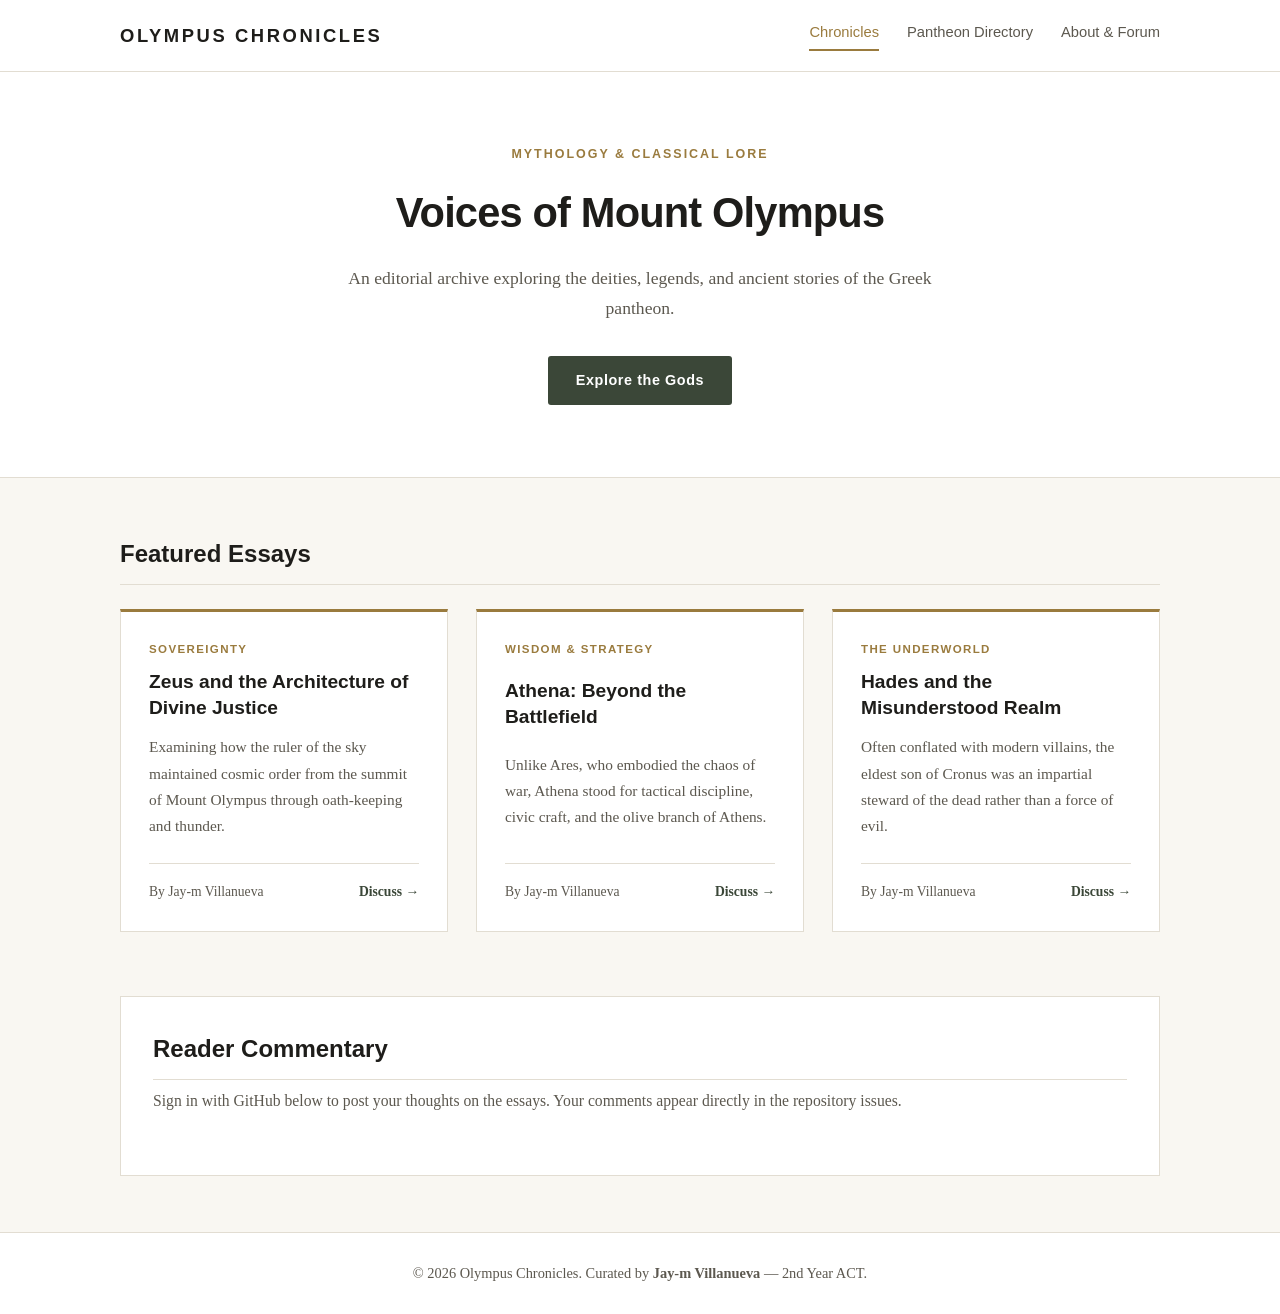
<file: index.html>
<!DOCTYPE html>
<html lang="en">
<head>
    <meta charset="UTF-8">
    <meta name="viewport" content="width=device-width, initial-scale=1.0">
    <title>Olympus Chronicles | Home</title>
    <link rel="stylesheet" href="style.css">
</head>
<body>
    <header class="site-header">
        <div class="container header-inner">
            <a href="index.html" class="brand">OLYMPUS CHRONICLES</a>
            <nav class="main-nav">
                <a href="index.html" class="active">Chronicles</a>
                <a href="pantheon.html">Pantheon Directory</a>
                <a href="about.html">About & Forum</a>
            </nav>
        </div>
    </header>

    <section class="hero">
        <div class="container">
            <p class="subtitle">MYTHOLOGY & CLASSICAL LORE</p>
            <h1>Voices of Mount Olympus</h1>
            <p class="hero-desc">An editorial archive exploring the deities, legends, and ancient stories of the Greek pantheon.</p>
            <a href="pantheon.html" class="btn-primary">Explore the Gods</a>
        </div>
    </section>

    <main class="container main-content">
        <h2 class="section-heading">Featured Essays</h2>
        <div class="blog-grid">
            <article class="blog-card">
                <span class="tag">SOVEREIGNTY</span>
                <h3>Zeus and the Architecture of Divine Justice</h3>
                <p>Examining how the ruler of the sky maintained cosmic order from the summit of Mount Olympus through oath-keeping and thunder.</p>
                <div class="card-footer">
                    <span>By Jay-m Villanueva</span>
                    <a href="#discussion" class="read-link">Discuss &rarr;</a>
                </div>
            </article>

            <article class="blog-card">
                <span class="tag">WISDOM & STRATEGY</span>
                <h3>Athena: Beyond the Battlefield</h3>
                <p>Unlike Ares, who embodied the chaos of war, Athena stood for tactical discipline, civic craft, and the olive branch of Athens.</p>
                <div class="card-footer">
                    <span>By Jay-m Villanueva</span>
                    <a href="#discussion" class="read-link">Discuss &rarr;</a>
                </div>
            </article>

            <article class="blog-card">
                <span class="tag">THE UNDERWORLD</span>
                <h3>Hades and the Misunderstood Realm</h3>
                <p>Often conflated with modern villains, the eldest son of Cronus was an impartial steward of the dead rather than a force of evil.</p>
                <div class="card-footer">
                    <span>By Jay-m Villanueva</span>
                    <a href="#discussion" class="read-link">Discuss &rarr;</a>
                </div>
            </article>
        </div>

        <section id="discussion" class="comment-section">
            <h2 class="section-heading">Reader Commentary</h2>
            <p class="section-sub">Sign in with GitHub below to post your thoughts on the essays. Your comments appear directly in the repository issues.</p>
            <div id="utterances-container"></div>
        </section>
    </main>

    <footer class="site-footer">
        <div class="container footer-inner">
            <p>&copy; 2026 Olympus Chronicles. Curated by <strong>Jay-m Villanueva</strong> &mdash; 2nd Year ACT.</p>
        </div>
    </footer>

    <script src="script.js"></script>
</body>
</html>
</file>
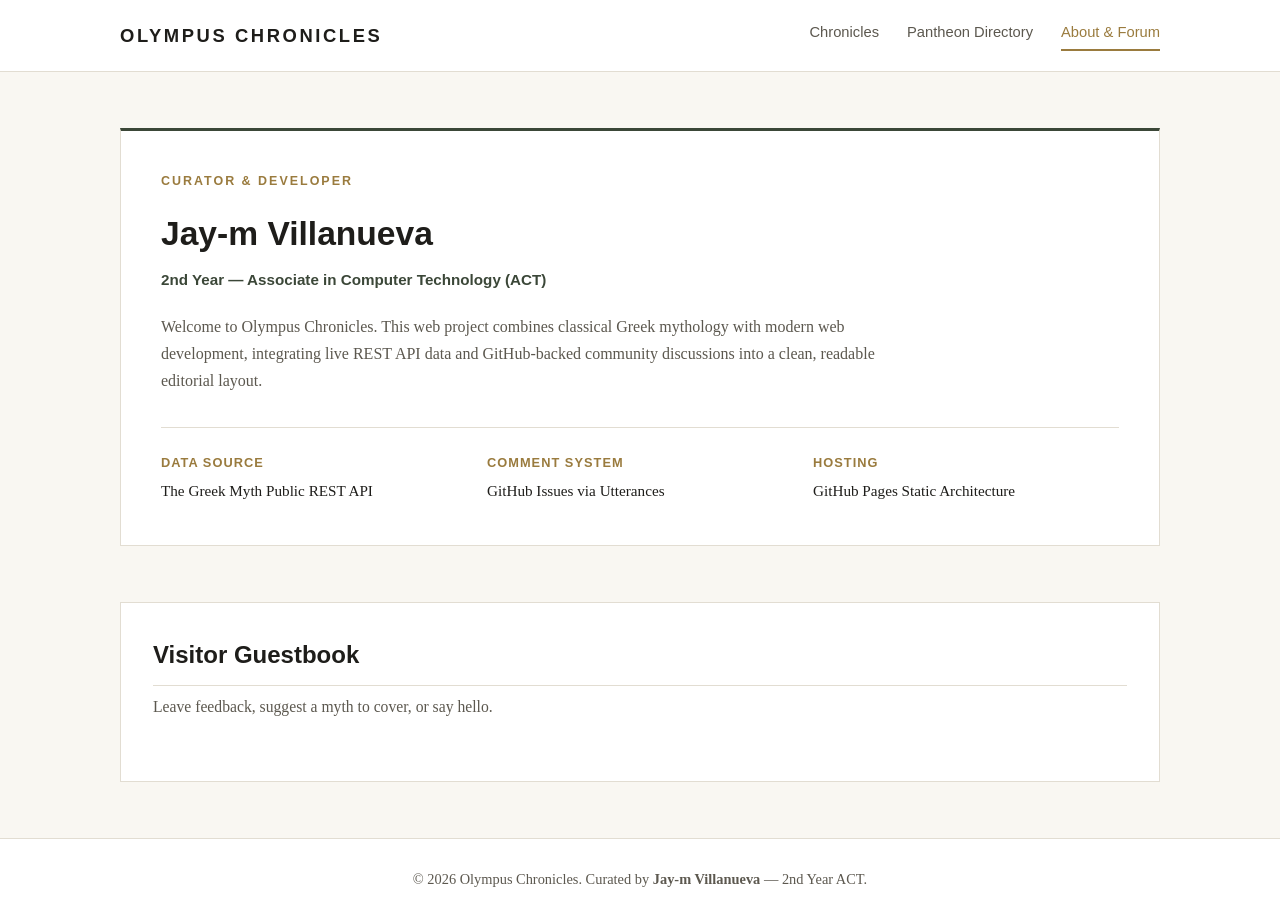
<file: about.html>
<!DOCTYPE html>
<html lang="en">
<head>
    <meta charset="UTF-8">
    <meta name="viewport" content="width=device-width, initial-scale=1.0">
    <title>Olympus Chronicles | About & Forum</title>
    <link rel="stylesheet" href="style.css">
</head>
<body>
    <header class="site-header">
        <div class="container header-inner">
            <a href="index.html" class="brand">OLYMPUS CHRONICLES</a>
            <nav class="main-nav">
                <a href="index.html">Chronicles</a>
                <a href="pantheon.html">Pantheon Directory</a>
                <a href="about.html" class="active">About & Forum</a>
            </nav>
        </div>
    </header>

    <main class="container main-content">
        <section class="about-card">
            <p class="subtitle">CURATOR & DEVELOPER</p>
            <h1>Jay-m Villanueva</h1>
            <p class="academic-badge">2nd Year &mdash; Associate in Computer Technology (ACT)</p>
            <p class="about-text">
                Welcome to Olympus Chronicles. This web project combines classical Greek mythology with modern web development, integrating live REST API data and GitHub-backed community discussions into a clean, readable editorial layout.
            </p>
            <div class="meta-grid">
                <div class="meta-item">
                    <strong>Data Source</strong>
                    <span>The Greek Myth Public REST API</span>
                </div>
                <div class="meta-item">
                    <strong>Comment System</strong>
                    <span>GitHub Issues via Utterances</span>
                </div>
                <div class="meta-item">
                    <strong>Hosting</strong>
                    <span>GitHub Pages Static Architecture</span>
                </div>
            </div>
        </section>

        <section class="comment-section">
            <h2 class="section-heading">Visitor Guestbook</h2>
            <p class="section-sub">Leave feedback, suggest a myth to cover, or say hello.</p>
            <div id="utterances-container"></div>
        </section>
    </main>

    <footer class="site-footer">
        <div class="container footer-inner">
            <p>&copy; 2026 Olympus Chronicles. Curated by <strong>Jay-m Villanueva</strong> &mdash; 2nd Year ACT.</p>
        </div>
    </footer>

    <script src="script.js"></script>
</body>
</html>
</file>
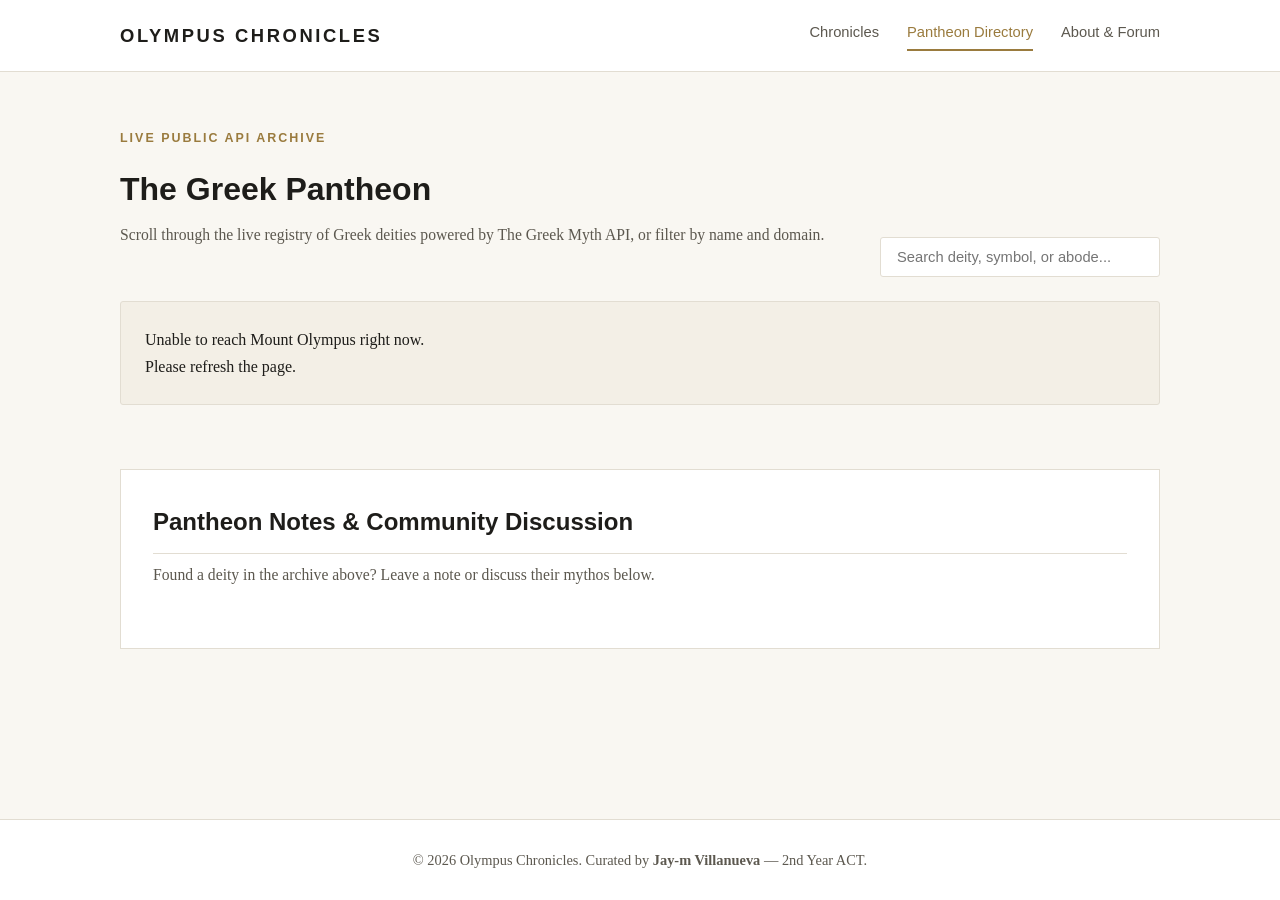
<file: pantheon.html>
<!DOCTYPE html>
<html lang="en">
<head>
    <meta charset="UTF-8">
    <meta name="viewport" content="width=device-width, initial-scale=1.0">
    <title>Olympus Chronicles | Pantheon Directory</title>
    <link rel="stylesheet" href="style.css">
</head>
<body>
    <header class="site-header">
        <div class="container header-inner">
            <a href="index.html" class="brand">OLYMPUS CHRONICLES</a>
            <nav class="main-nav">
                <a href="index.html">Chronicles</a>
                <a href="pantheon.html" class="active">Pantheon Directory</a>
                <a href="about.html">About & Forum</a>
            </nav>
        </div>
    </header>

    <main class="container main-content">
        <div class="directory-header">
            <div>
                <p class="subtitle">LIVE PUBLIC API ARCHIVE</p>
                <h1>The Greek Pantheon</h1>
                <p class="section-sub">Scroll through the live registry of Greek deities powered by The Greek Myth API, or filter by name and domain.</p>
            </div>
            <div class="search-box">
                <input type="text" id="godSearch" placeholder="Search deity, symbol, or abode...">
            </div>
        </div>

        <div class="pantheon-scroll-wrapper">
            <div id="godsGrid" class="gods-grid">
                <p class="loading-text">Summoning records from Mount Olympus...</p>
            </div>
        </div>

        <section id="pantheon-comments" class="comment-section">
            <h2 class="section-heading">Pantheon Notes & Community Discussion</h2>
            <p class="section-sub">Found a deity in the archive above? Leave a note or discuss their mythos below.</p>
            <div id="utterances-container"></div>
        </section>
    </main>

    <footer class="site-footer">
        <div class="container footer-inner">
            <p>&copy; 2026 Olympus Chronicles. Curated by <strong>Jay-m Villanueva</strong> &mdash; 2nd Year ACT.</p>
        </div>
    </footer>

    <script src="script.js"></script>
</body>
</html>
</file>
<file: style.css>
:root {
    --bg-marble: #f9f7f2;
    --bg-card: #ffffff;
    --text-ink: #1e1d1a;
    --text-muted: #5c584f;
    --accent-gold: #9a7b3e;
    --accent-olive: #3b4738;
    --border-stone: #e2ddd2;
}

* {
    box-sizing: border-box;
    margin: 0;
    padding: 0;
}

body {
    background-color: var(--bg-marble);
    color: var(--text-ink);
    font-family: Georgia, "Times New Roman", serif;
    line-height: 1.7;
    display: flex;
    flex-direction: column;
    min-height: 100vh;
}

h1, h2, h3, .brand, .subtitle, .tag, .main-nav a, .btn-primary, input {
    font-family: -apple-system, BlinkMacSystemFont, "Segoe UI", Roboto, Helvetica, Arial, sans-serif;
}

.container {
    width: 90%;
    max-width: 1040px;
    margin: 0 auto;
}

.site-header {
    background-color: var(--bg-card);
    border-bottom: 1px solid var(--border-stone);
    padding: 1.25rem 0;
    position: sticky;
    top: 0;
    z-index: 10;
}

.header-inner {
    display: flex;
    justify-content: space-between;
    align-items: center;
    flex-wrap: wrap;
    gap: 1rem;
}

.brand {
    font-size: 1.15rem;
    font-weight: 700;
    letter-spacing: 0.14em;
    color: var(--text-ink);
    text-decoration: none;
}

.main-nav {
    display: flex;
    gap: 1.75rem;
}

.main-nav a {
    text-decoration: none;
    color: var(--text-muted);
    font-size: 0.92rem;
    font-weight: 500;
    padding-bottom: 0.25rem;
    border-bottom: 2px solid transparent;
    transition: color 0.2s, border-color 0.2s;
}

.main-nav a:hover,
.main-nav a.active {
    color: var(--accent-gold);
    border-bottom-color: var(--accent-gold);
}

.hero {
    background-color: var(--bg-card);
    border-bottom: 1px solid var(--border-stone);
    padding: 4.5rem 0;
    text-align: center;
}

.subtitle {
    font-size: 0.78rem;
    font-weight: 700;
    letter-spacing: 0.16em;
    color: var(--accent-gold);
    margin-bottom: 0.75rem;
}

.hero h1 {
    font-size: 2.6rem;
    font-weight: 700;
    letter-spacing: -0.02em;
    margin-bottom: 1rem;
}

.hero-desc {
    max-width: 600px;
    margin: 0 auto 2rem;
    color: var(--text-muted);
    font-size: 1.1rem;
}

.btn-primary {
    display: inline-block;
    background-color: var(--accent-olive);
    color: #ffffff;
    text-decoration: none;
    padding: 0.75rem 1.75rem;
    font-size: 0.9rem;
    font-weight: 600;
    letter-spacing: 0.04em;
    border-radius: 3px;
    transition: background-color 0.2s;
}

.btn-primary:hover {
    background-color: var(--accent-gold);
}

.main-content {
    flex: 1;
    padding: 3.5rem 0;
}

.section-heading {
    font-size: 1.5rem;
    font-weight: 700;
    margin-bottom: 0.5rem;
    padding-bottom: 0.6rem;
    border-bottom: 1px solid var(--border-stone);
}

.section-sub {
    color: var(--text-muted);
    font-size: 0.98rem;
    margin-bottom: 1.75rem;
}

.blog-grid {
    display: grid;
    grid-template-columns: repeat(auto-fit, minmax(290px, 1fr));
    gap: 1.75rem;
    margin-top: 1.5rem;
    margin-bottom: 4rem;
}

.blog-card {
    background-color: var(--bg-card);
    border: 1px solid var(--border-stone);
    border-top: 3px solid var(--accent-gold);
    padding: 1.75rem;
    display: flex;
    flex-direction: column;
    justify-content: space-between;
}

.tag {
    font-size: 0.72rem;
    font-weight: 700;
    letter-spacing: 0.12em;
    color: var(--accent-gold);
    margin-bottom: 0.6rem;
    display: block;
}

.blog-card h3 {
    font-size: 1.2rem;
    line-height: 1.35;
    margin-bottom: 0.85rem;
}

.blog-card p {
    color: var(--text-muted);
    font-size: 0.96rem;
    margin-bottom: 1.5rem;
}

.card-footer {
    display: flex;
    justify-content: space-between;
    align-items: center;
    padding-top: 1rem;
    border-top: 1px solid var(--border-stone);
    font-size: 0.85rem;
    color: var(--text-muted);
}

.read-link {
    color: var(--accent-olive);
    font-weight: 600;
    text-decoration: none;
}

.read-link:hover {
    color: var(--accent-gold);
}

.directory-header {
    display: flex;
    justify-content: space-between;
    align-items: flex-end;
    flex-wrap: wrap;
    gap: 1.5rem;
    margin-bottom: 1.5rem;
}

.directory-header h1 {
    font-size: 2rem;
    margin-bottom: 0.4rem;
}

.search-box input {
    padding: 0.7rem 1rem;
    width: 280px;
    border: 1px solid var(--border-stone);
    background-color: var(--bg-card);
    font-size: 0.92rem;
    color: var(--text-ink);
    border-radius: 3px;
}

.search-box input:focus {
    outline: none;
    border-color: var(--accent-gold);
}

.pantheon-scroll-wrapper {
    max-height: 560px;
    overflow-y: auto;
    border: 1px solid var(--border-stone);
    background-color: #f3efe6;
    padding: 1.5rem;
    margin-bottom: 4rem;
    border-radius: 3px;
}

.gods-grid {
    display: grid;
    grid-template-columns: repeat(auto-fill, minmax(280px, 1fr));
    gap: 1.25rem;
}

.god-card {
    background-color: var(--bg-card);
    border: 1px solid var(--border-stone);
    padding: 1.4rem;
    display: flex;
    flex-direction: column;
    justify-content: space-between;
}

.god-card h3 {
    font-size: 1.2rem;
    color: var(--text-ink);
    margin-bottom: 0.35rem;
}

.god-category {
    font-size: 0.75rem;
    text-transform: uppercase;
    letter-spacing: 0.1em;
    color: var(--accent-gold);
    font-weight: 700;
    margin-bottom: 0.75rem;
    display: block;
}

.god-desc {
    font-size: 0.94rem;
    color: var(--text-muted);
    margin-bottom: 1rem;
}

.god-meta {
    font-size: 0.84rem;
    color: var(--text-ink);
    border-top: 1px solid var(--border-stone);
    padding-top: 0.75rem;
    margin-bottom: 1rem;
}

.god-meta div {
    margin-bottom: 0.3rem;
}

.btn-discuss-god {
    background: none;
    border: 1px solid var(--accent-gold);
    color: var(--accent-gold);
    padding: 0.45rem 0.85rem;
    font-size: 0.82rem;
    font-weight: 600;
    cursor: pointer;
    border-radius: 2px;
    align-self: flex-start;
    transition: all 0.2s;
}

.btn-discuss-god:hover {
    background-color: var(--accent-gold);
    color: #ffffff;
}

.about-card {
    background-color: var(--bg-card);
    border: 1px solid var(--border-stone);
    border-top: 3px solid var(--accent-olive);
    padding: 2.5rem;
    margin-bottom: 3.5rem;
}

.about-card h1 {
    font-size: 2.1rem;
    margin-bottom: 0.35rem;
}

.academic-badge {
    font-family: -apple-system, BlinkMacSystemFont, "Segoe UI", Roboto, sans-serif;
    color: var(--accent-olive);
    font-weight: 600;
    font-size: 0.95rem;
    margin-bottom: 1.25rem;
}

.about-text {
    color: var(--text-muted);
    max-width: 720px;
    margin-bottom: 2rem;
}

.meta-grid {
    display: grid;
    grid-template-columns: repeat(auto-fit, minmax(200px, 1fr));
    gap: 1.25rem;
    border-top: 1px solid var(--border-stone);
    padding-top: 1.5rem;
}

.meta-item strong {
    display: block;
    font-family: -apple-system, BlinkMacSystemFont, "Segoe UI", Roboto, sans-serif;
    font-size: 0.8rem;
    text-transform: uppercase;
    letter-spacing: 0.08em;
    color: var(--accent-gold);
    margin-bottom: 0.25rem;
}

.meta-item span {
    font-size: 0.95rem;
    color: var(--text-ink);
}

.comment-section {
    background-color: var(--bg-card);
    border: 1px solid var(--border-stone);
    padding: 2rem;
}

.site-footer {
    background-color: var(--bg-card);
    border-top: 1px solid var(--border-stone);
    padding: 1.75rem 0;
    text-align: center;
    font-size: 0.9rem;
    color: var(--text-muted);
}
</file>
